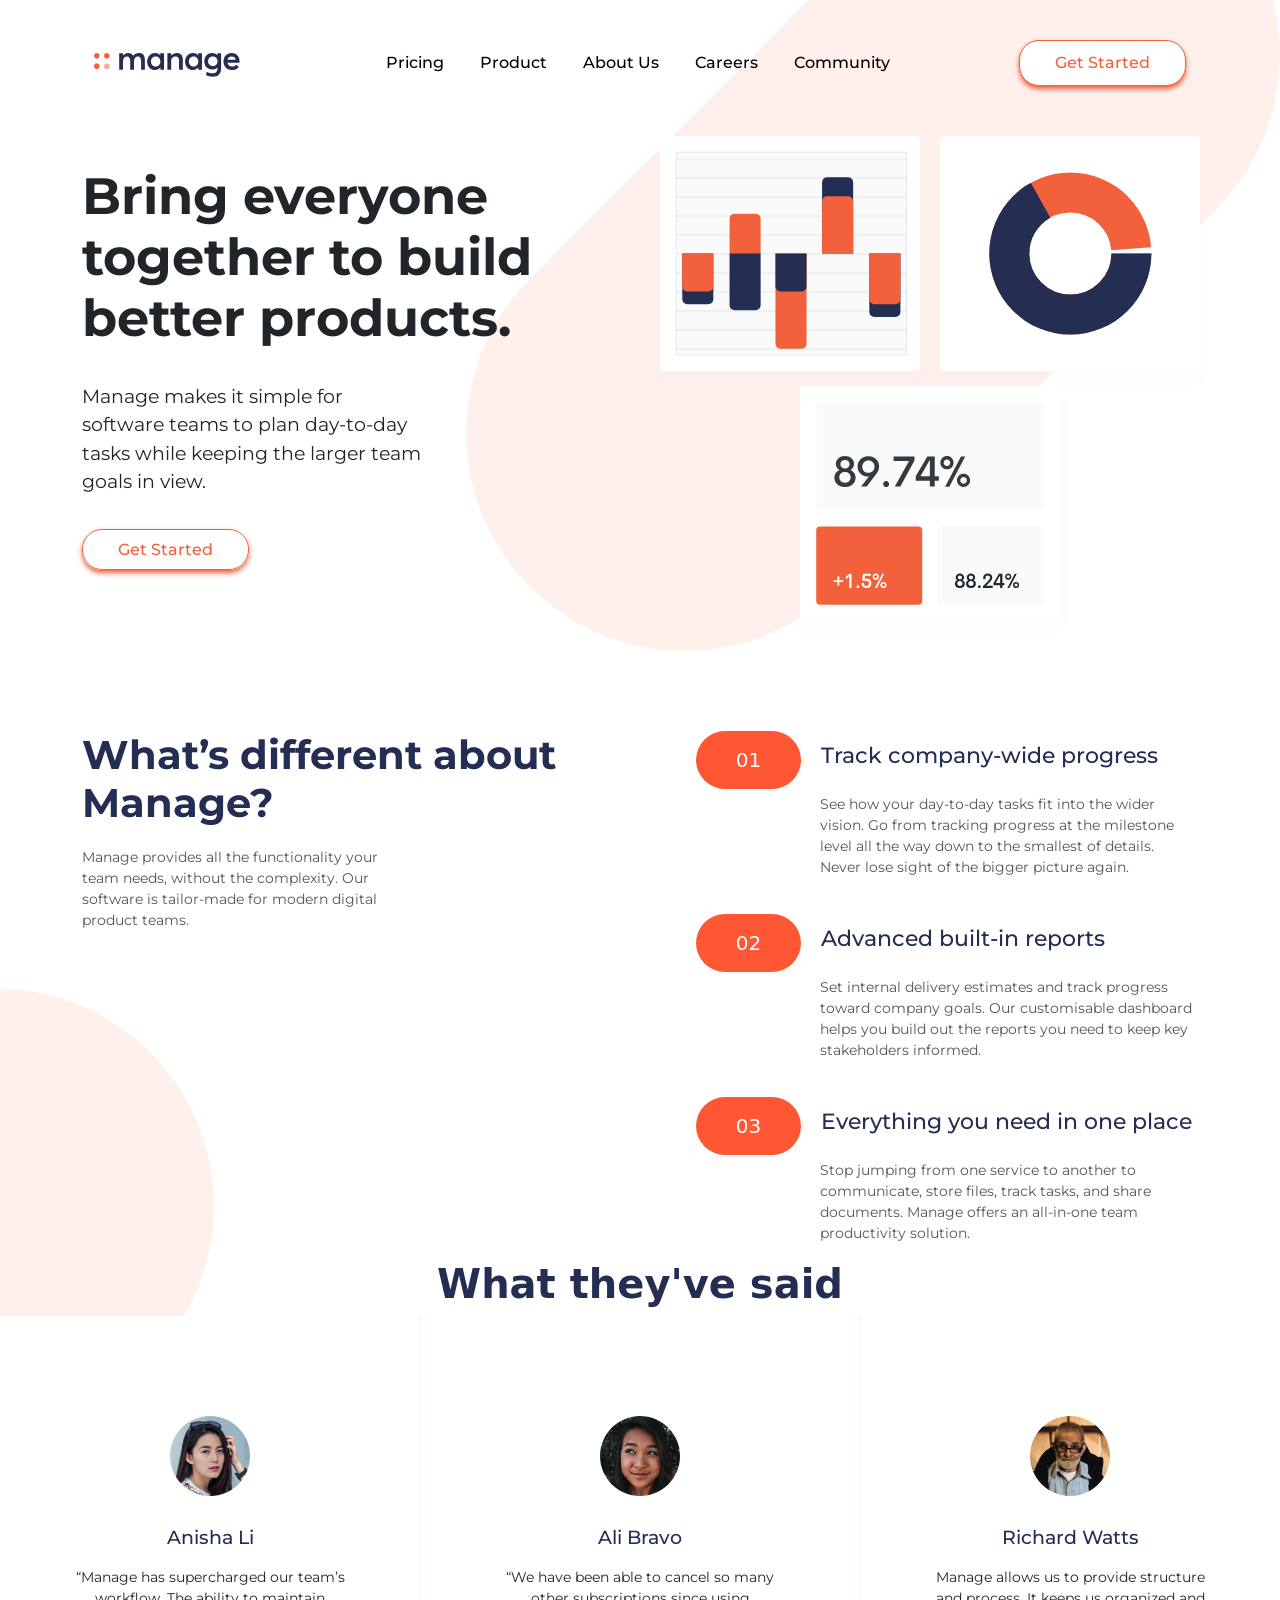
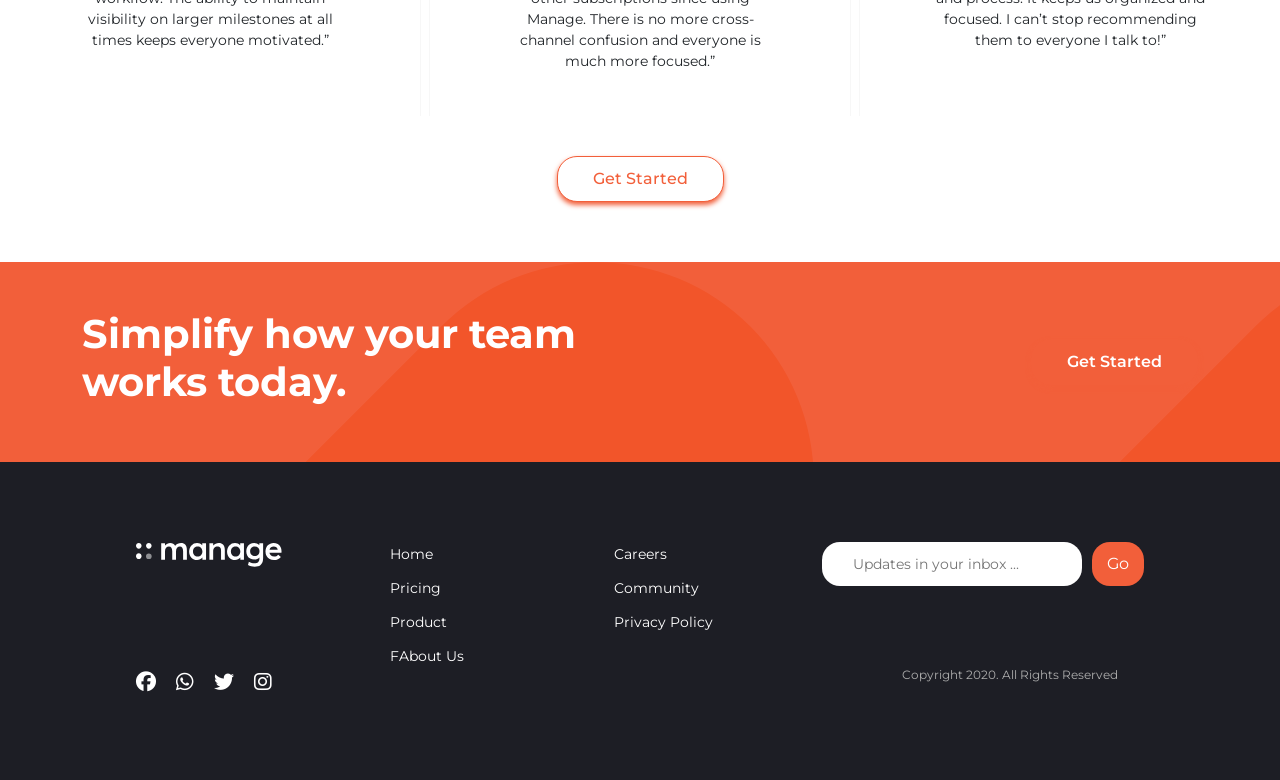
<file: index.html>
<!DOCTYPE html>
<html lang="en">
<head>
    <meta charset="UTF-8">
    <meta name="viewport" content="width=device-width, initial-scale=1.0">
    <link rel="stylesheet" href="manage-style.css">
    <link href="https://cdn.jsdelivr.net/npm/bootstrap@5.3.3/dist/css/bootstrap.min.css" rel="stylesheet" integrity="sha384-QWTKZyjpPEjISv5WaRU9OFeRpok6YctnYmDr5pNlyT2bRjXh0JMhjY6hW+ALEwIH" crossorigin="anonymous">
    <link rel="stylesheet" href="https://cdnjs.cloudflare.com/ajax/libs/font-awesome/6.7.2/css/all.min.css">

      <!-- Owl Carousel CSS -->
  <link rel="stylesheet" href="https://cdnjs.cloudflare.com/ajax/libs/OwlCarousel2/2.3.4/assets/owl.carousel.min.css">
  <link rel="stylesheet" href="https://cdnjs.cloudflare.com/ajax/libs/OwlCarousel2/2.3.4/assets/owl.theme.default.min.css">
   
    <title>Landing Page</title>
</head>
<body>
<div class="main-section ">
<!-- <div class="fixed inset-x-0 top-0 flex justify-center pointer-events-none">
  <img class="h-16 w-16 absolute top-1/2 transform -translate-y-1/2" src="https://openui.fly.dev/openui/50x50.svg?text=🐝" alt="Bee" id="bee" />
</div> -->
    <div class="container">
    <!-- header start -->
    <nav class="navbar navbar-expand-lg ">
        <div class="container-fluid">
          <a class="navbar-brand" href="#">
            <img src="/images/logo.svg" alt="">
          </a>
          <button class="navbar-toggler" type="button" data-bs-toggle="collapse" data-bs-target="#navbarSupportedContent" aria-controls="navbarSupportedContent" aria-expanded="false" aria-label="Toggle navigation">
            <span class="navbar-toggler-icon"></span>
          </button>
          <div class="collapse navbar-collapse" id="navbarSupportedContent">
            <ul class="navbar-nav me-auto mb-2 mb-lg-0">
              <li class="nav-item">
                <a class="nav-link active" aria-current="page" href="#">Pricing</a>
              </li>
              <li class="nav-item">
                <a class="nav-link active" aria-current="page" href="#">Product</a>
              </li>
              <li class="nav-item">
                <a class="nav-link active" aria-current="page" href="#">About Us</a>
              </li>
              <li class="nav-item">
                <a class="nav-link active" aria-current="page" href="#">Careers</a>
              </li>
              <li class="nav-item">
                <a class="nav-link active" aria-current="page" href="#">Community</a>
              </li>
              
              <!-- <li class="nav-item dropdown">
                <a class="nav-link dropdown-toggle" href="#" role="button" data-bs-toggle="dropdown" aria-expanded="false">
                  Dropdown
                </a>
                <ul class="dropdown-menu">
                  <li><a class="dropdown-item" href="#">Action</a></li>
                  <li><a class="dropdown-item" href="#">Another action</a></li>
                  <li><hr class="dropdown-divider"></li>
                  <li><a class="dropdown-item" href="#">Something else here</a></li>
                </ul>
              </li> -->
              
            </ul>
            <!-- <form class="d-flex" role="search">
              <input class="form-control me-2" type="search" placeholder="Search" aria-label="Search">
              <button class="btn btn-outline-success" type="submit">Search</button>
            </form> -->
            <button type="button" class="header-btn">Get Started</button>
          </div>
        </div>
      </nav>
     <!-- header end  -->

     <!-- Banner Section start -->
      <section class="banner-section">
        <div class="banner-content">
            <h2>Bring everyone together to build better products.</h2>
            <p>Manage makes it simple for software teams to plan day-to-day 
                tasks while keeping the larger team goals in view.</p>
            <a href="#" class="banner-btn header-btn">Get Started</a>

        </div>
        <div class="banner-image">
            <img src="/images/illustration-intro.svg" alt="">
        </div>
      </section>
      <!-- Bannner section end  -->

      </div>
</div>


       <!-- Different section start -->
      <section class="main-different ">
        <div class="container difference-section">
        <div class="df-content">
          <h2>What’s different about Manage?</h2>
          <p>
            Manage provides all the functionality your team needs, without the complexity. 
            Our software is tailor-made for modern digital product teams.
          </p>
        </div>
        <div class="df-features">
          <div class="df-feature">
            <div class="df-num">
            <div class="df-feature-number">01</div>
            <div class="df-num-heading">
                <h3>Track company-wide progress</h3>
            </div>
            </div>
            <div class="df-feature-text">
              <p>
                See how your day-to-day tasks fit into the wider vision. Go from tracking 
                progress at the milestone level all the way down to the smallest of details. 
                Never lose sight of the bigger picture again.
              </p>
            </div>
          </div>
          <div class="df-feature">
            <div class="df-num">
            <div class="df-feature-number">02</div>
            <div class="df-num-heading">
             <h3>Advanced built-in reports</h3>
           </div>
            </div>
            <div class="df-feature-text">
              
              <p>
                Set internal delivery estimates and track progress toward company goals. 
                Our customisable dashboard helps you build out the reports you need to 
                keep key stakeholders informed.
              </p>
            </div>
          </div>
          <div class="df-feature">
            <div class="df-num">
            <div class="df-feature-number">03</div>
            <div class="df-num-heading">
                <h3>Everything you need in one place</h3>
            </div>


           </div>
            <div class="df-feature-text">
              <p>
                Stop jumping from one service to another to communicate, store files, 
                track tasks, and share documents. Manage offers an all-in-one team 
                productivity solution.
              </p>
            </div>
          </div>
        </div>
    </div>
<!-- Different section end -->

      <!-- Testimonials section start -->
       <!-- Owl Carousel -->
        <div class="owl-slider-main">
            <h2>What they've said</h2>
  <div class="owl-carousel owl-theme">
    <div class="item">
        <div class="slider-img">
            <img src="/images/avatar-anisha.png" alt="">
        </div>
        <div class="slider-content">
            <h4>Anisha Li</h4>
            <p>“Manage has supercharged our team’s workflow. The ability to maintain 
                visibility on larger milestones at all times keeps everyone motivated.”</p>
        </div>
    </div>
    <div class="item">
        <div class="slider-img">
            <img src="/images/avatar-ali.png" alt="">
        </div>
        <div class="slider-content">
            <h4>
                Ali Bravo</h4>
            <p>“We have been able to cancel so many other subscriptions since using 
                Manage. There is no more cross-channel confusion and everyone is much 
                more focused.”</p>
        </div>
    </div>
    <div class="item">
        <div class="slider-img">
            <img src="/images/avatar-richard.png" alt="">
        </div>
        <div class="slider-content">
            <h4> Richard Watts</h4>
            <p>Manage allows us to provide structure and process. It keeps us organized 
                and focused. I can’t stop recommending them to everyone I talk to!”</p>
        </div>
    </div>
    <div class="item">
        <div class="slider-img">
            <img src="/images/avatar-shanai.png" alt="">
        </div>
        <div class="slider-content">
            <h4> Shanai Gough</h4>
            <p> “Their software allows us to track, manage and collaborate on our projects 
                from anywhere. It keeps the whole team in-sync without being intrusive.”</p>
        </div>
    </div>
  </div>
</div>

<div class="test-monials-btn">
    <button type="button" class="header-btn test-btn">Get Started</button>
</div>
    
       <!-- Testimonials section end -->
</section>



<!-- second last section start -->
 <div class="main-sec-last">
    <div id="overlay"></div>
<div class="container sec-last-af">
    <div class="left-side-last">
        <h2>Simplify how your team <br>works today.</h2>
    </div>
    <div class="right-side-last">
        <button type="button" class="header-btn test-btn second-last-btn">Get Started</button>
    </div>
</div>
 </div>
 <!-- Second last section end -->



<!-- Footer section start -->





<div class="footer">
    <div class="container footer">
    <div class="footer-logo">
        <div class="footer-img">
            <img src="/images/logo.svg" alt="">
        </div>
        <div class="footer-icon">
            <a href="#"><i class="fa-brands fa-facebook" style="color: #ffffff;"></i></a>
            <a href="#"><i class="fa-brands fa-whatsapp" style="color: #ffffff;"></i></a>
            <a href="#"><i class="fa-brands fa-twitter" style="color: #ffffff;"></i></a>
            <a href="#"><i class="fa-brands fa-instagram" style="color: #ffffff;"></i></a>
        </div>
    </div>
    <div class="product-main">
    <div class="product-footer">
        
        <ul>
            <li><a href="#">Home</a></li>
            <li><a href="#">Pricing</a></li>
            <li><a href="#">Product</a></li>
            <li><a href="#">FAbout Us</a></li>
            
        </ul>
    </div>
    <div class="company-footer product-footer">
        
        <ul>
            <li><a href="#">Careers</a></li>
            <li><a href="#">Community</a></li>
            <li><a href="#">Privacy Policy</a></li>
            
        </ul>
    </div>
</div>
    <div class="connect-footer product-footer">
        <div class="footer-box serch-box">
            <div class="search-bar">
              <input type="text" placeholder="Updates in your inbox ...">
              <button>Go</button>
            </div>
            <div class="footer-content-line">
              <p>Copyright 2020. All Rights Reserved</p>
            </div>
        
          </div>
    </div>
</div>
</div>

 <!-- Footer section end -->



      


  <!-- jQuery -->
  <script src="https://code.jquery.com/jquery-3.6.0.min.js"></script>

  <!-- Owl Carousel JS -->
  <script src="https://cdnjs.cloudflare.com/ajax/libs/OwlCarousel2/2.3.4/owl.carousel.min.js"></script>

  <!-- Custom JS -->
  <script>
    $(document).ready(function(){
      $(".owl-carousel").owlCarousel({
        loop: true,            // Loop through slides
        margin: 10,            // Space between slides
        nav: true,             // Show next/prev buttons on mobile
        dots: true,            // Show dots on mobile
        responsive: {
          0: {
            items: 1,          // 1 item per slide on mobile
            dots: true,        // Dots for mobile
            nav: true          // Next/Previous arrows for mobile
          },
          600: {
            items: 3           // 3 items per slide on tablet/desktop
          },
          1000: {
            items: 3           // 3 items per slide on large screens
          }
        }
      });
    });



    
  </script>
<!-- Bootstrap Bundle with Popper -->
<!-- <script src="https://cdn.jsdelivr.net/npm/bootstrap@5.3.0/dist/js/bootstrap.bundle.min.js"></script>

<script>
  const bee = document.getElementById('bee');
  let scrollPos = 0;

  window.addEventListener('scroll', () => {
      const scrollY = window.scrollY || window.pageYOffset;

      if (scrollY > scrollPos) {
          // scrolling down
          bee.style.left = `${parseInt(bee.style.left, 10) + 1}px`;
      } else {
          // scrolling up
          bee.style.left = `${parseInt(bee.style.left, 10) - 1}px`;
      }

      scrollPos = scrollY;
  });
</script> -->



<script src="https://cdn.jsdelivr.net/npm/bootstrap@5.3.3/dist/js/bootstrap.bundle.min.js" integrity="sha384-YvpcrYf0tY3lHB60NNkmXc5s9fDVZLESaAA55NDzOxhy9GkcIdslK1eN7N6jIeHz" crossorigin="anonymous"></script>
</body>
</html>
</file>
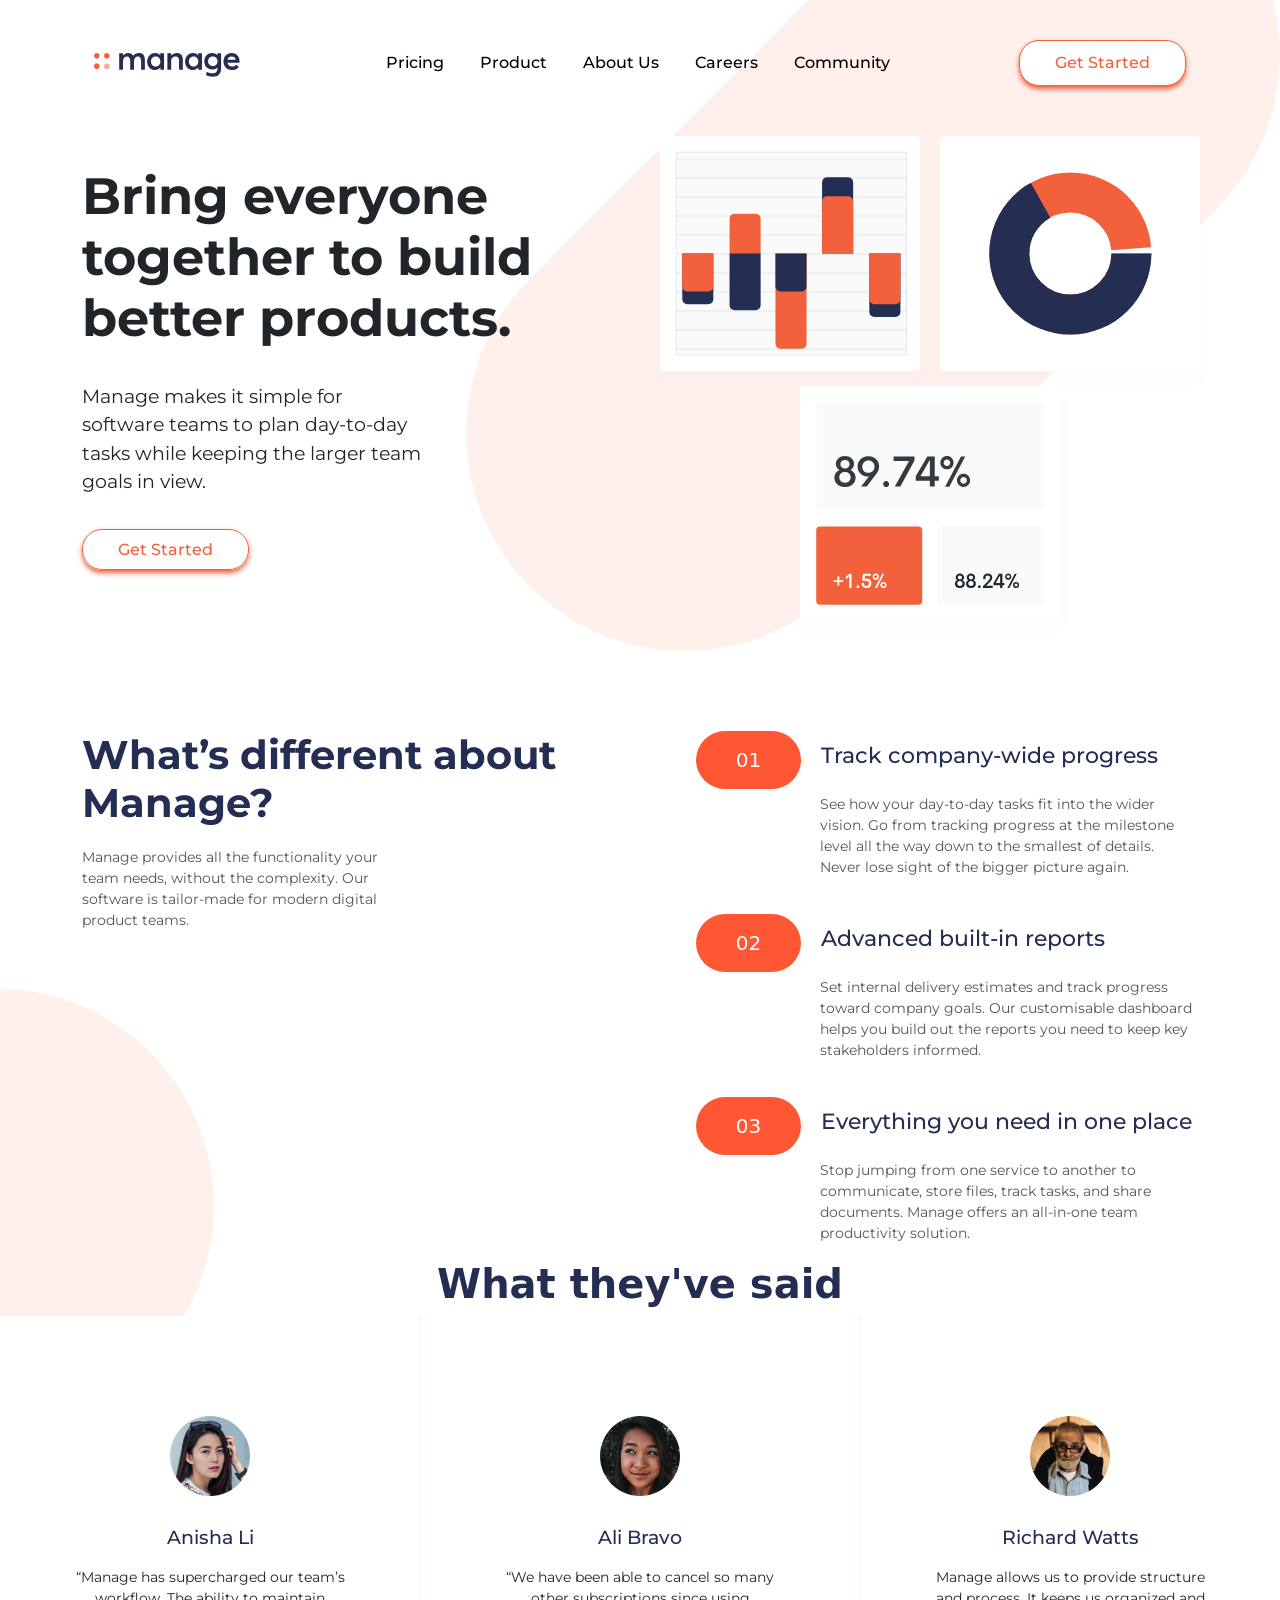
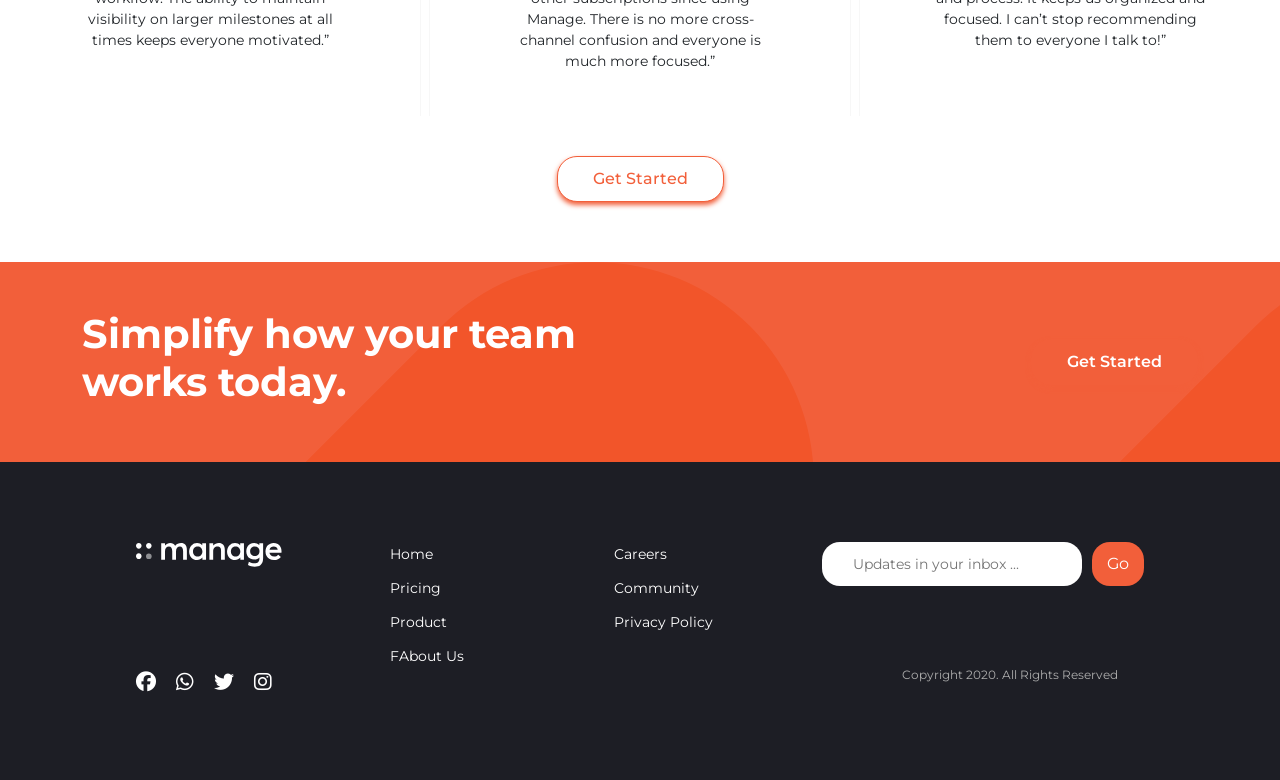
<file: manage-landing-page.html>
<!DOCTYPE html>
<html lang="en">
<head>
    <meta charset="UTF-8">
    <meta name="viewport" content="width=device-width, initial-scale=1.0">
    <link rel="stylesheet" href="manage-style.css">
    <link href="https://cdn.jsdelivr.net/npm/bootstrap@5.3.3/dist/css/bootstrap.min.css" rel="stylesheet" integrity="sha384-QWTKZyjpPEjISv5WaRU9OFeRpok6YctnYmDr5pNlyT2bRjXh0JMhjY6hW+ALEwIH" crossorigin="anonymous">
    <link rel="stylesheet" href="https://cdnjs.cloudflare.com/ajax/libs/font-awesome/6.7.2/css/all.min.css">

      <!-- Owl Carousel CSS -->
  <link rel="stylesheet" href="https://cdnjs.cloudflare.com/ajax/libs/OwlCarousel2/2.3.4/assets/owl.carousel.min.css">
  <link rel="stylesheet" href="https://cdnjs.cloudflare.com/ajax/libs/OwlCarousel2/2.3.4/assets/owl.theme.default.min.css">
   
    <title>Landing Page</title>
</head>
<body>
<div class="main-section ">
    <div class="container">
    <!-- header start -->
    <nav class="navbar navbar-expand-lg ">
        <div class="container-fluid">
          <a class="navbar-brand" href="#">
            <img src="/images/logo.svg" alt="">
          </a>
          <button class="navbar-toggler" type="button" data-bs-toggle="collapse" data-bs-target="#navbarSupportedContent" aria-controls="navbarSupportedContent" aria-expanded="false" aria-label="Toggle navigation">
            <span class="navbar-toggler-icon"></span>
          </button>
          <div class="collapse navbar-collapse" id="navbarSupportedContent">
            <ul class="navbar-nav me-auto mb-2 mb-lg-0">
              <li class="nav-item">
                <a class="nav-link active" aria-current="page" href="#">Pricing</a>
              </li>
              <li class="nav-item">
                <a class="nav-link active" aria-current="page" href="#">Product</a>
              </li>
              <li class="nav-item">
                <a class="nav-link active" aria-current="page" href="#">About Us</a>
              </li>
              <li class="nav-item">
                <a class="nav-link active" aria-current="page" href="#">Careers</a>
              </li>
              <li class="nav-item">
                <a class="nav-link active" aria-current="page" href="#">Community</a>
              </li>
              
              <!-- <li class="nav-item dropdown">
                <a class="nav-link dropdown-toggle" href="#" role="button" data-bs-toggle="dropdown" aria-expanded="false">
                  Dropdown
                </a>
                <ul class="dropdown-menu">
                  <li><a class="dropdown-item" href="#">Action</a></li>
                  <li><a class="dropdown-item" href="#">Another action</a></li>
                  <li><hr class="dropdown-divider"></li>
                  <li><a class="dropdown-item" href="#">Something else here</a></li>
                </ul>
              </li> -->
              
            </ul>
            <!-- <form class="d-flex" role="search">
              <input class="form-control me-2" type="search" placeholder="Search" aria-label="Search">
              <button class="btn btn-outline-success" type="submit">Search</button>
            </form> -->
            <button type="button" class="header-btn">Get Started</button>
          </div>
        </div>
      </nav>
     <!-- header end  -->

     <!-- Banner Section start -->
      <section class="banner-section">
        <div class="banner-content">
            <h2>Bring everyone together to build better products.</h2>
            <p>Manage makes it simple for software teams to plan day-to-day 
                tasks while keeping the larger team goals in view.</p>
            <a href="#" class="banner-btn header-btn">Get Started</a>

        </div>
        <div class="banner-image">
            <img src="/images/illustration-intro.svg" alt="">
        </div>
      </section>
      <!-- Bannner section end  -->

      </div>
</div>


       <!-- Different section start -->
      <section class="main-different ">
        <div class="container difference-section">
        <div class="df-content">
          <h2>What’s different about Manage?</h2>
          <p>
            Manage provides all the functionality your team needs, without the complexity. 
            Our software is tailor-made for modern digital product teams.
          </p>
        </div>
        <div class="df-features">
          <div class="df-feature">
            <div class="df-num">
            <div class="df-feature-number">01</div>
            <div class="df-num-heading">
                <h3>Track company-wide progress</h3>
            </div>
            </div>
            <div class="df-feature-text">
              <p>
                See how your day-to-day tasks fit into the wider vision. Go from tracking 
                progress at the milestone level all the way down to the smallest of details. 
                Never lose sight of the bigger picture again.
              </p>
            </div>
          </div>
          <div class="df-feature">
            <div class="df-num">
            <div class="df-feature-number">02</div>
            <div class="df-num-heading">
             <h3>Advanced built-in reports</h3>
           </div>
            </div>
            <div class="df-feature-text">
              
              <p>
                Set internal delivery estimates and track progress toward company goals. 
                Our customisable dashboard helps you build out the reports you need to 
                keep key stakeholders informed.
              </p>
            </div>
          </div>
          <div class="df-feature">
            <div class="df-num">
            <div class="df-feature-number">03</div>
            <div class="df-num-heading">
                <h3>Everything you need in one place</h3>
            </div>


           </div>
            <div class="df-feature-text">
              <p>
                Stop jumping from one service to another to communicate, store files, 
                track tasks, and share documents. Manage offers an all-in-one team 
                productivity solution.
              </p>
            </div>
          </div>
        </div>
    </div>
<!-- Different section end -->

      <!-- Testimonials section start -->
       <!-- Owl Carousel -->
        <div class="owl-slider-main">
            <h2>What they've said</h2>
  <div class="owl-carousel owl-theme">
    <div class="item">
        <div class="slider-img">
            <img src="/images/avatar-anisha.png" alt="">
        </div>
        <div class="slider-content">
            <h4>Anisha Li</h4>
            <p>“Manage has supercharged our team’s workflow. The ability to maintain 
                visibility on larger milestones at all times keeps everyone motivated.”</p>
        </div>
    </div>
    <div class="item">
        <div class="slider-img">
            <img src="/images/avatar-ali.png" alt="">
        </div>
        <div class="slider-content">
            <h4>
                Ali Bravo</h4>
            <p>“We have been able to cancel so many other subscriptions since using 
                Manage. There is no more cross-channel confusion and everyone is much 
                more focused.”</p>
        </div>
    </div>
    <div class="item">
        <div class="slider-img">
            <img src="/images/avatar-richard.png" alt="">
        </div>
        <div class="slider-content">
            <h4> Richard Watts</h4>
            <p>Manage allows us to provide structure and process. It keeps us organized 
                and focused. I can’t stop recommending them to everyone I talk to!”</p>
        </div>
    </div>
    <div class="item">
        <div class="slider-img">
            <img src="/images/avatar-shanai.png" alt="">
        </div>
        <div class="slider-content">
            <h4> Shanai Gough</h4>
            <p> “Their software allows us to track, manage and collaborate on our projects 
                from anywhere. It keeps the whole team in-sync without being intrusive.”</p>
        </div>
    </div>
  </div>
</div>

<div class="test-monials-btn">
    <button type="button" class="header-btn test-btn">Get Started</button>
</div>
    
       <!-- Testimonials section end -->
</section>



<!-- second last section start -->
 <div class="main-sec-last">
    <div id="overlay"></div>
<div class="container sec-last-af">
    <div class="left-side-last">
        <h2>Simplify how your team <br>works today.</h2>
    </div>
    <div class="right-side-last">
        <button type="button" class="header-btn test-btn second-last-btn">Get Started</button>
    </div>
</div>
 </div>
 <!-- Second last section end -->



<!-- Footer section start -->





<div class="footer">
    <div class="container footer">
    <div class="footer-logo">
        <div class="footer-img">
            <img src="/images/logo.svg" alt="">
        </div>
        <div class="footer-icon">
            <a href="#"><i class="fa-brands fa-facebook" style="color: #ffffff;"></i></a>
            <a href="#"><i class="fa-brands fa-whatsapp" style="color: #ffffff;"></i></a>
            <a href="#"><i class="fa-brands fa-twitter" style="color: #ffffff;"></i></a>
            <a href="#"><i class="fa-brands fa-instagram" style="color: #ffffff;"></i></a>
        </div>
    </div>
    <div class="product-main">
    <div class="product-footer">
        
        <ul>
            <li><a href="#">Home</a></li>
            <li><a href="#">Pricing</a></li>
            <li><a href="#">Product</a></li>
            <li><a href="#">FAbout Us</a></li>
            
        </ul>
    </div>
    <div class="company-footer product-footer">
        
        <ul>
            <li><a href="#">Careers</a></li>
            <li><a href="#">Community</a></li>
            <li><a href="#">Privacy Policy</a></li>
            
        </ul>
    </div>
</div>
    <div class="connect-footer product-footer">
        <div class="footer-box serch-box">
            <div class="search-bar">
              <input type="text" placeholder="Updates in your inbox ...">
              <button>Go</button>
            </div>
            <div class="footer-content-line">
              <p>Copyright 2020. All Rights Reserved</p>
            </div>
        
          </div>
    </div>
</div>
</div>

 <!-- Footer section end -->



      


  <!-- jQuery -->
  <script src="https://code.jquery.com/jquery-3.6.0.min.js"></script>

  <!-- Owl Carousel JS -->
  <script src="https://cdnjs.cloudflare.com/ajax/libs/OwlCarousel2/2.3.4/owl.carousel.min.js"></script>

  <!-- Custom JS -->
  <script>
    $(document).ready(function(){
      $(".owl-carousel").owlCarousel({
        loop: true,            // Loop through slides
        margin: 10,            // Space between slides
        nav: true,             // Show next/prev buttons on mobile
        dots: true,            // Show dots on mobile
        responsive: {
          0: {
            items: 1,          // 1 item per slide on mobile
            dots: true,        // Dots for mobile
            nav: true          // Next/Previous arrows for mobile
          },
          600: {
            items: 3           // 3 items per slide on tablet/desktop
          },
          1000: {
            items: 3           // 3 items per slide on large screens
          }
        }
      });
    });
  </script>




<script src="https://cdn.jsdelivr.net/npm/bootstrap@5.3.3/dist/js/bootstrap.bundle.min.js" integrity="sha384-YvpcrYf0tY3lHB60NNkmXc5s9fDVZLESaAA55NDzOxhy9GkcIdslK1eN7N6jIeHz" crossorigin="anonymous"></script>
</body>
</html>
</file>
<file: manage-style.css>
@import url('https://fonts.googleapis.com/css2?family=Fraunces:ital,opsz,wght@0,9..144,100..900;1,9..144,100..900&family=Montserrat:ital,wght@0,100..900;1,100..900&family=Overpass:ital,wght@0,100..900;1,100..900&display=swap');

@import url('https://fonts.googleapis.com/css2?family=Fraunces:ital,opsz,wght@0,9..144,100..900;1,9..144,100..900&family=Montserrat:ital,wght@0,100..900;1,100..900&family=Overpass:ital,wght@0,100..900;1,100..900&family=Ubuntu:ital,wght@0,300;0,400;0,500;0,700;1,300;1,400;1,500;1,700&display=swap');
body{
    margin: 0px;
    padding: 0px;
}
/* Header css start */
/* header {
    display: flex;
    justify-content: space-around;
} */
.main-section {
    background-image: url('/images/bg-tablet-pattern.svg');
    background-repeat: no-repeat;
    background-position: right;
    background-position-y: bottom;
}
.navbar-expand-lg .navbar-nav {
    flex-direction: row;
    margin-left: auto;
    gap: 20px;
}
nav.navbar.navbar-expand-lg {
    padding: 40px 0px;
}
.collapse ul li a{
    font-family: "Montserrat", serif;
    font-weight: 500;
}
.header-btn {
    padding: 10px 35px !important;
    border: 1px solid #f25f3a;
    border-radius: 20px;
    font-family: "Montserrat", serif;
    color: #f25f3a;
    font-weight: 500;
    box-shadow: 0px 3px 5px 0px #f25f3a;
    background-color: #fff;
    text-decoration: none;
}
.header-btn:hover{
    background-color: #f25f3a;
    color: #fff;
    box-shadow: 0px 3px 5px 0px #f25f3a;
    transition: 0.3s ease-in-out;
}

@media (max-width: 768px) {
    .navbar-expand-lg .navbar-nav {
        flex-direction: column;
        margin-left: auto;
        gap: 0px;
    }
    
}
/* header css end  */

/* banner css start */
.banner-section{
    display: flex;
}
.banner-content {
    width: 50%;
    padding: 40px 15px 40px 0px;
}
.banner-image {
    width: 50%;
}
.banner-content h2 {
    font-size: 51px;
    font-family: "Montserrat", serif;
    font-weight: 700;
}
.banner-content p {
    font-size: 19px;
    font-family: "Montserrat", serif;
    padding: 25px 203px 25px 0px;
}


/* Tablet Screens*/
@media screen and (max-width: 1024px) {
    .banner-content h2 {
        font-size: 42px;
    }

    .banner-content p {
        font-size: 18px;
        padding: 15px 50px;
    }

    .banner-image img {
        width: 80%;
    }
}

/* Mobile Screens */
@media screen and (max-width: 768px) {
    .banner-section {
        flex-direction: column;
    }

    .banner-image {
        width: 100%;
        order: -1; /* Image ko content ke upar dikhane ke liye */
        display: flex;
        justify-content: center;
        margin-bottom: 20px;
    }

    .banner-image img {
        width: 90%;
    }

    .banner-content {
        width: 100%;
        text-align: center;
        padding: 20px;
    }

    .banner-content h2 {
        font-size: 32px;
    }

    .banner-content p {
        font-size: 16px;
        padding: 15px 20px;
    }

    .banner-btn {
        display: inline-block;
        margin-top: 20px;
        font-size: 16px;
        padding: 10px 20px;
    }
}

/* Small Mobile Screens */
@media screen and (max-width: 480px) {
    .banner-content h2 {
        font-size: 28px;
    }

    .banner-content p {
        font-size: 14px;
    }

    .banner-image img {
        width: 100%;
    }

    .banner-btn {
        font-size: 14px;
        padding: 8px 16px;
    }
}


/* banner css end  */

/* Different Section css start */
.main-different {
    margin-top: 80px;
    background-image: url('/images/bg-tablet-pattern.svg');
    background-repeat: no-repeat;
    background-position: bottom;
    background-position-x: -600px;
    /* background-size: contain; */
}
.difference-section {
    display: flex;
    flex-direction: row;
    align-items: flex-start;
    gap: 20px;
    
    justify-content: space-between;
}
  
  .df-content {
   width: 45%;
  }
  
  .df-content h2 {
    font-size: 40px;
    color: #242d52;
    font-weight: 700;
    font-family: "Montserrat", serif;
}
  
.df-content p {
    color: #555;
    margin-top: 10px;
    font-size: 14px;
    font-family: "Montserrat", serif;
    padding: 10px 203px  10px 0px;
}
  .df-features {
    display: flex;
    width: 45%;
    flex-direction: column;
    gap: 20px;
  }
  
  /* .df-feature {
    display: flex;
    align-items: flex-start;
    gap: 20px;
  } */
  .df-num {
    display: flex;
    gap: 20px;
    align-items: center;
}
  
.df-feature-number {
    background-color: #ff5733;
    color: #fff;
    font-size: 20px;
    font-weight: 500;
    padding: 14px 40px;
    border-radius: 50px;
}
.df-feature-text {
    padding: 0px 0px 0px 124px;
}
.df-num-heading h3 {
    font-size: 22px;
    color: #242d52;
    font-family: "Montserrat", serif;
}
  
  .df-feature-text h3 {
    font-size: 1.2rem;
    font-family: "Montserrat", serif;
    color: #222;
  }
  
  .df-feature-text p {
    color: #555;
    font-size: 14px;
    font-family: "Montserrat", serif;
    margin-top: 5px;
  }
  
  /* Responsive Design */
  @media (max-width: 768px) {
    /* .difference-section {
      align-items: center;
      text-align: center;
    } */
    .difference-section {
      display: flex;
      flex-direction: column;
      align-items: flex-start;
      gap: 20px;
  }
  .df-content p {
    color: #555;
    margin-top: 10px;
    font-size: 14px;
    font-family: "Montserrat", serif;
    padding: 0;
}
  .df-feature-text p {
    color: #555;
    margin-top: 5px;
    text-align: left;
}
  .df-num-heading h3 {
    font-size: 19px;
    font-weight: 400;
}
  .df-feature-text {
    padding: 10px;
}
.df-num {
    background-color: #f25f3a4c;
    border-radius: 28px 0px 0px 28px;
}
  .df-features {
    display: flex;
    width: 100%;
    flex-direction: column;
    gap: 20px;
}
  .df-content {
    width: 100%;
    text-align: center;
}
  
    .content {
      text-align: center;
    }
  
    .features {
      align-items: center;
    }
  
    .feature {
      flex-direction: column;
      align-items: center;
      text-align: center;
    }
  
    .feature-number {
      font-size: 1.2rem;
      padding: 8px 15px;
    }
  }
/* Different section css end  */


/* testimonial css start */

.owl-carousel .item {
    text-align: center;
    padding: 70px;
    height: 400px;
    background: #fff;
    box-shadow: 0px 0px 1px 0px #ccc;
}
  .owl-carousel .item img {
    width: 80px !important;
    height: 80px;
    margin: 0px auto;
    border-radius: 8px;
}
.slider-img {
    text-align: center;
    padding: 30px;
}
.slider-content h4{
    font-size: 1.2rem;
    font-family: "Montserrat", serif;
    color: #242d52;
}
.slider-content p {
    padding: 10px 0px;
    font-family: "Montserrat", serif;
    font-size: 14px;
}
.owl-slider-main {
    text-align: center;
}
.owl-slider-main h2{
    color: #242d52;
    font-weight: 700;
    font-size: 40px;
}

  /* Custom CSS for the Owl Carousel */
  .owl-carousel .owl-nav {
    display: none; /* Hide next/prev arrows by default */
  }

  .owl-carousel .owl-dots {
    display: none; /* Hide dots on desktop */
    text-align: center;
  }

  .owl-carousel .owl-dots .owl-dot {
    margin: 0 5px;
    display: inline-block;
    background: #ccc;
    width: 0;
    margin: 0px 10px;
    height: 0;
    border-radius: 50%;
    cursor: pointer;
}
.test-monials-btn {
    margin: 0px auto;
    padding-top: 40px;
    text-align: center;
}

  .owl-carousel .owl-dots .owl-dot.active {
    background: #ccc;
  }

  /* Show dots only on mobile devices */
  @media (max-width: 767px) {
    .owl-carousel .owl-dots {
        display: block;
        margin-top: -20px;
        margin-left: -20px;
    }
    .owl-carousel .item {
        text-align: center;
        padding: 14px;
        box-shadow: 0px 0px 1px 0px #ccc;
    }

    /* .owl-carousel .owl-nav {
      display: block; 
    } */
  }
/* testimonials css end */


/* second last section css start */
.main-sec-last {
    margin: 60px 0px 0px 0px;
    display: flex;
    height: 200px;
    background-image: url('/images/bg-tablet-pattern.svg');
    background-color: #f25f3a;
    align-items: center;
    background-blend-mode: color-burn;
}
.sec-last-af {
    display: flex;
    justify-content: space-between;
}
.left-side-last h2 {
    font-size: 40px;
    font-weight: 700;
    font-family: "Montserrat", serif;
    color: #fff;
}
.right-side-last {
    display: flex;
    align-items: center;
}
.second-last-btn{
    background-color: #f25f3a;
    color: #fff;
    border: 1px solid transparent;
    font-weight: 600;
}
.second-last-btn:hover{
    background-color: #fff;
    color: #f25f3a;
    box-shadow: 0px 3px 5px 0px #fff;
    transition: 0.3s ease-in-out;
    border: 1px solid transparent;
}
@media (max-width: 767px) {
    .sec-last-af{
        display: block;
        text-align: center;
    }
    .right-side-last {
        display: flex;
        align-items: center;
        justify-content: center;
    }
    .left-side-last{
        text-align: center;
    }
    .left-side-last h2{
        font-size: 20px;
    }

}
/* second last section css end  */


/* Footer  section css start */
.footer {
    background-color: #1d1e25;
    padding: 40px 0px;
    color: #fff;
    display: flex;
    justify-content: space-around;
    align-items: flex-start;
}
.footer-img img {
    filter: brightness(0) invert(1); /* Converts the image to white */
}
.footer-logo h2{
    color: #fff;
    font-size: 32px;
    font-weight: 600;
    margin-bottom: 20px;
}
.footer-logo {
    display: grid;
    gap: 100px;
}
.footer-icon {
    display: flex;
    gap: 20px;
    font-size: 20px;
}
.product-footer h3 {
    margin-bottom: 35px;
    font-size: 20px;
}

.footer .footer-content {
    display: flex;
    flex-direction: column;
    align-items: center;
    text-align: center;
    width: 20%;
    margin-right: 20px;
    transition: 0.3s;
    cursor: pointer;
    }
    .footer-content:hover {
        transform: scale(1.05);
    }
    .footer-content h3 {
        font-size: 18px;
        font-weight: 600;
        font-family: "Montserrat", serif;
        margin-bottom: 10px;
    }
    .footer-content p {
        font-size: 14px;
    }
    .product-footer ul{
        list-style: none;
        padding: 0px;
    }
    .product-footer ul li{
        margin-bottom: 10px;
    }
    .product-footer ul li a{
        color: #fff;
        text-decoration: none;
        font-size: 14px;
        font-family: "Montserrat", serif;
    }
    .product-main {
        display: flex;
        justify-content: space-between;
        gap: 150px;
    }
    .footer-content-line {
        font-size: 12px;
        margin-top: 80px;
        padding-left: 25%;
        font-family: "Montserrat", serif;
        color: #adadad;
    }

/* Footer responsive CSS */
@media screen and (max-width: 768px) {
    .footer {
        flex-direction: column;
        align-items: center;
        padding: 20px 10px;
    }
    .footer-logo {
        margin-bottom: 20px;
        text-align: center;
    }
    .footer-logo h2 {
        font-size: 28px;
    }
    .product-footer {
        margin-bottom: 20px;
        text-align: center;
    }
    .product-footer h3 {
        font-size: 18px;
        margin-bottom: 15px;
    }
    .product-footer ul {
        padding: 0;
    }
    .footer-content-line {
        font-size: 12px;
        margin-top: 10%;
        order: -1;
        position: relative;
        padding-left: 0%;
        text-align: center;
    }
    .product-footer ul li {
        margin-bottom: 8px;
    }
    .product-footer ul li a {
        font-size: 14px;
    }
    .product-footer {
        margin-bottom: 20px;
        text-align: left;
        order: -3;
    }
    .product-main {
        display: flex;
        gap: 90px;
        order: -2;
    }
    .footer-icon {
        display: flex;
        gap: 46px;
        order: -1;
        font-size: 23px;
    }

}
  .search-box{
    width: 40%;
  }

  .search-bar {
    display: flex;
    gap: 10px;
}
.search-bar input[type="text"] {
    flex: 1;
    padding: 10px 31px;
    font-size: 14px;
    border-radius: 18px;
    border: none;
    font-family: "Montserrat", serif;
    outline: none;
}

  .search-bar button {
    padding: 10px 15px;
    border: none;
    font-family: "Montserrat", serif;
    border-radius: 18px;
    background-color: #f25f3a;
    color: white;
    cursor: pointer;
  }
 
/* Footer section  css end */
</file>
